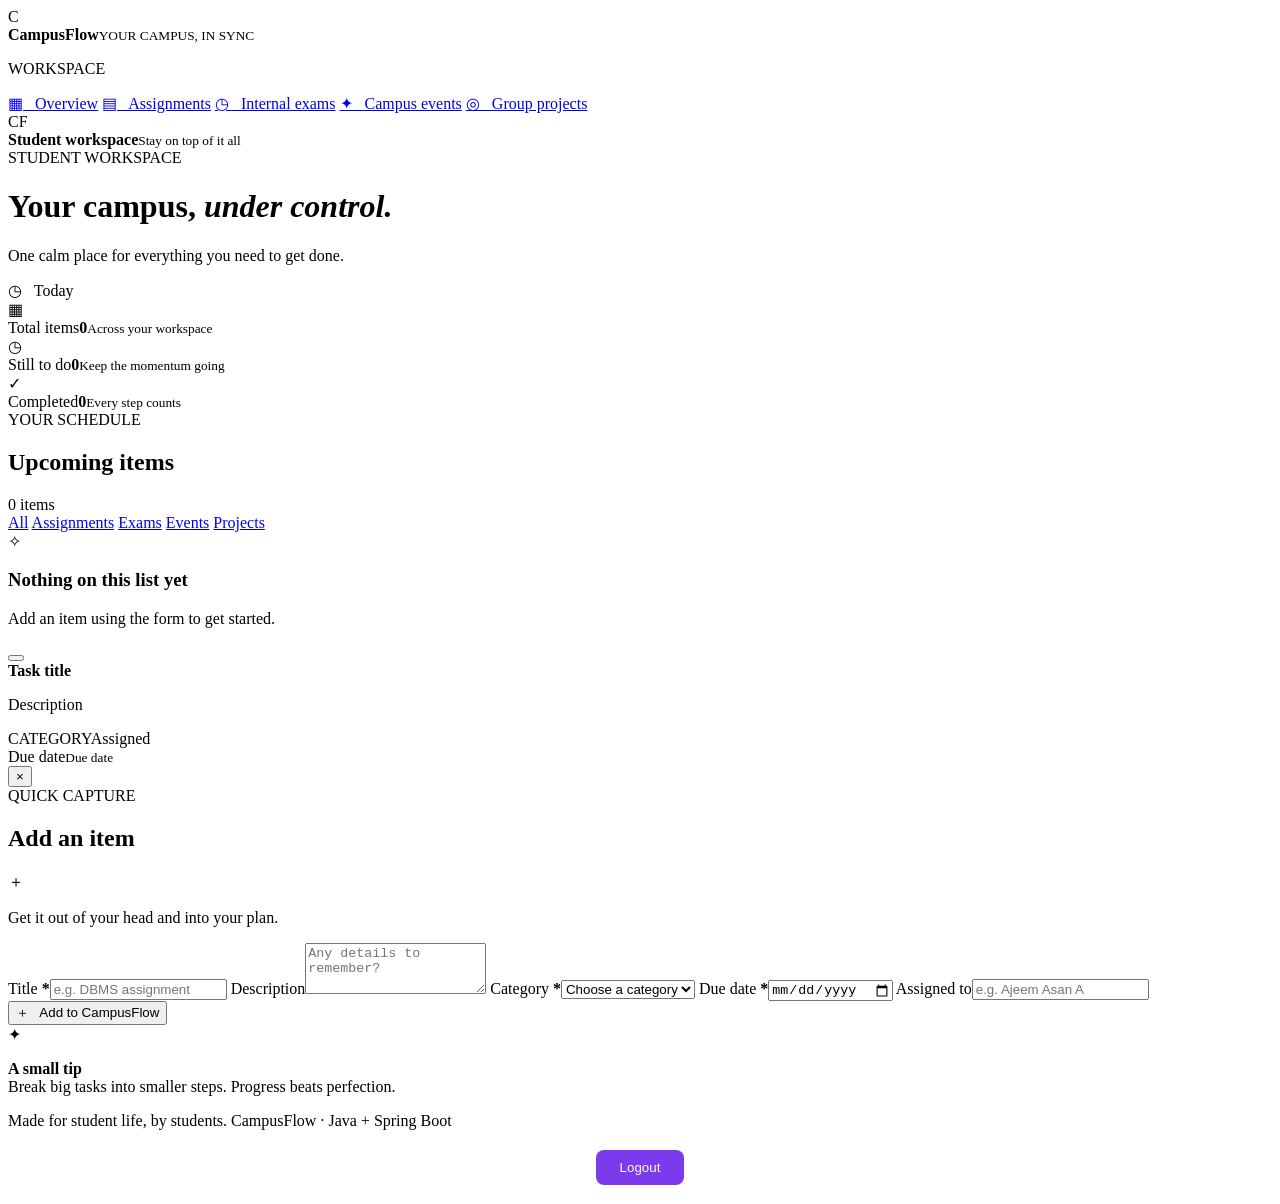
<file: src/main/resources/templates/index.html>
<!DOCTYPE html>
<html lang="en" xmlns:th="http://www.thymeleaf.org">
<head>
  <meta charset="UTF-8">
  <meta name="viewport" content="width=device-width, initial-scale=1">
  <title>CampusFlow | Student Hub</title>
  <link rel="stylesheet" th:href="@{/style.css}">
</head>
<body>
<div class="app-shell">
  <aside class="sidebar">
    <div class="brand"><span class="brand-mark">C</span><div><strong>CampusFlow</strong><small>YOUR CAMPUS, IN SYNC</small></div></div>
    <p class="nav-label">WORKSPACE</p>
    <a class="nav-link active" href="/">▦ &nbsp; Overview</a>
    <a class="nav-link" href="/?category=ASSIGNMENT">▤ &nbsp; Assignments</a>
    <a class="nav-link" href="/?category=EXAM">◷ &nbsp; Internal exams</a>
    <a class="nav-link" href="/?category=EVENT">✦ &nbsp; Campus events</a>
    <a class="nav-link" href="/?category=GROUP%20PROJECT">◎ &nbsp; Group projects</a>
    <div class="sidebar-bottom"><div class="mini-avatar">CF</div><div><strong>Student workspace</strong><small>Stay on top of it all</small></div></div>
  </aside>
  <main class="main">
    <header class="topbar"><div><span class="eyebrow">STUDENT WORKSPACE</span><h1>Your campus, <em>under control.</em></h1><p>One calm place for everything you need to get done.</p></div><div class="today-pill">◷ &nbsp; <span th:text="${#temporals.format(today, 'EEE, dd MMM yyyy')}">Today</span></div></header>
    <div th:if="${message}" class="notice success" th:text="${message}"></div>
    <div th:if="${error}" class="notice" th:text="${error}"></div>
    <section class="stats">
      <article class="stat-card"><div class="stat-icon purple">▦</div><span>Total items</span><strong th:text="${totalCount}">0</strong><small>Across your workspace</small></article>
      <article class="stat-card"><div class="stat-icon orange">◷</div><span>Still to do</span><strong th:text="${pendingCount}">0</strong><small>Keep the momentum going</small></article>
      <article class="stat-card"><div class="stat-icon green">✓</div><span>Completed</span><strong th:text="${completedCount}">0</strong><small>Every step counts</small></article>
    </section>
    <section class="content-grid">
      <div class="panel task-panel">
        <div class="panel-heading"><div><span class="eyebrow">YOUR SCHEDULE</span><h2>Upcoming items</h2></div><span class="count-chip" th:text="${tasks.size()} + ' items'">0 items</span></div>
        <div class="filters">
          <a th:classappend="${selectedCategory == 'ALL'} ? ' selected' : ''" href="/">All</a>
          <a th:classappend="${selectedCategory == 'ASSIGNMENT'} ? ' selected' : ''" href="/?category=ASSIGNMENT">Assignments</a>
          <a th:classappend="${selectedCategory == 'EXAM'} ? ' selected' : ''" href="/?category=EXAM">Exams</a>
          <a th:classappend="${selectedCategory == 'EVENT'} ? ' selected' : ''" href="/?category=EVENT">Events</a>
          <a th:classappend="${selectedCategory == 'GROUP PROJECT'} ? ' selected' : ''" href="/?category=GROUP%20PROJECT">Projects</a>
        </div>
        <div th:if="${#lists.isEmpty(tasks)}" class="empty-state"><div>✧</div><h3>Nothing on this list yet</h3><p>Add an item using the form to get started.</p></div>
        <div class="task-list" th:unless="${#lists.isEmpty(tasks)}">
          <article class="task-row" th:each="task : ${tasks}" th:classappend="${task.completed} ? ' is-complete' : ''">
            <form th:action="@{/tasks/{id}/toggle(id=${task.id})}" method="post"><button class="check-button" type="submit" th:title="${task.completed} ? 'Mark pending' : 'Mark complete'" th:text="${task.completed} ? '✓' : ''"></button></form>
            <div class="task-info"><strong th:text="${task.title}">Task title</strong><p th:text="${task.description != null && !task.description.isBlank()} ? ${task.description} : 'No description added'">Description</p><div class="task-meta"><span class="category-tag" th:classappend="${task.category.toLowerCase().replace(' ', '-')} " th:text="${task.category}">CATEGORY</span><span th:if="${task.assignedTo != null && !task.assignedTo.isBlank()}" th:text="'Assigned: ' + ${task.assignedTo}">Assigned</span></div></div>
            <div class="task-date"><span th:text="${#temporals.format(task.dueDate, 'dd MMM')}">Due date</span><small th:text="${task.dueDate.isBefore(today) && !task.completed} ? 'Overdue' : (${task.dueDate.equals(today)} ? 'Due today' : 'Due date')">Due date</small></div>
            <form th:action="@{/tasks/{id}/delete(id=${task.id})}" method="post"><button class="delete-button" type="submit" title="Delete item" onclick="return confirm('Delete this item?')">×</button></form>
          </article>
        </div>
      </div>
      <aside class="panel add-panel"><div class="panel-heading"><div><span class="eyebrow">QUICK CAPTURE</span><h2>Add an item</h2></div><span class="plus-icon">＋</span></div>
        <p class="form-intro">Get it out of your head and into your plan.</p>
        <form th:action="@{/tasks}" th:object="${taskForm}" method="post" class="task-form">
          <label for="title">Title <b>*</b></label><input id="title" th:field="*{title}" placeholder="e.g. DBMS assignment" required maxlength="150">
          <label for="description">Description</label><textarea id="description" th:field="*{description}" placeholder="Any details to remember?" rows="3" maxlength="1000"></textarea>
          <label for="category">Category <b>*</b></label><select id="category" th:field="*{category}" required><option value="">Choose a category</option><option value="ASSIGNMENT">Assignment</option><option value="EXAM">Internal exam</option><option value="EVENT">Campus event</option><option value="GROUP PROJECT">Group project</option><option value="OTHER">Other</option></select>
          <label for="dueDate">Due date <b>*</b></label><input id="dueDate" type="date" th:field="*{dueDate}" required>
          <label for="assignedTo">Assigned to</label><input id="assignedTo" th:field="*{assignedTo}" placeholder="e.g. Ajeem Asan A">
          <button class="submit-button" type="submit">＋ &nbsp; Add to CampusFlow</button>
        </form>
        <div class="tip"><span>✦</span><p><strong>A small tip</strong><br>Break big tasks into smaller steps. Progress beats perfection.</p></div>
      </aside>
    </section>
    <footer>Made for student life, by students. <span>CampusFlow · Java + Spring Boot</span></footer>
  </main>
</div>

<form th:action="@{/logout}" method="post" style="text-align: center; margin: 20px;">
    <button type="submit" style="background: #7c3aed; color: white; padding: 10px 24px; border: none; border-radius: 8px; cursor: pointer;">
        Logout
    </button>
</form>

</body>
</html>
</file>
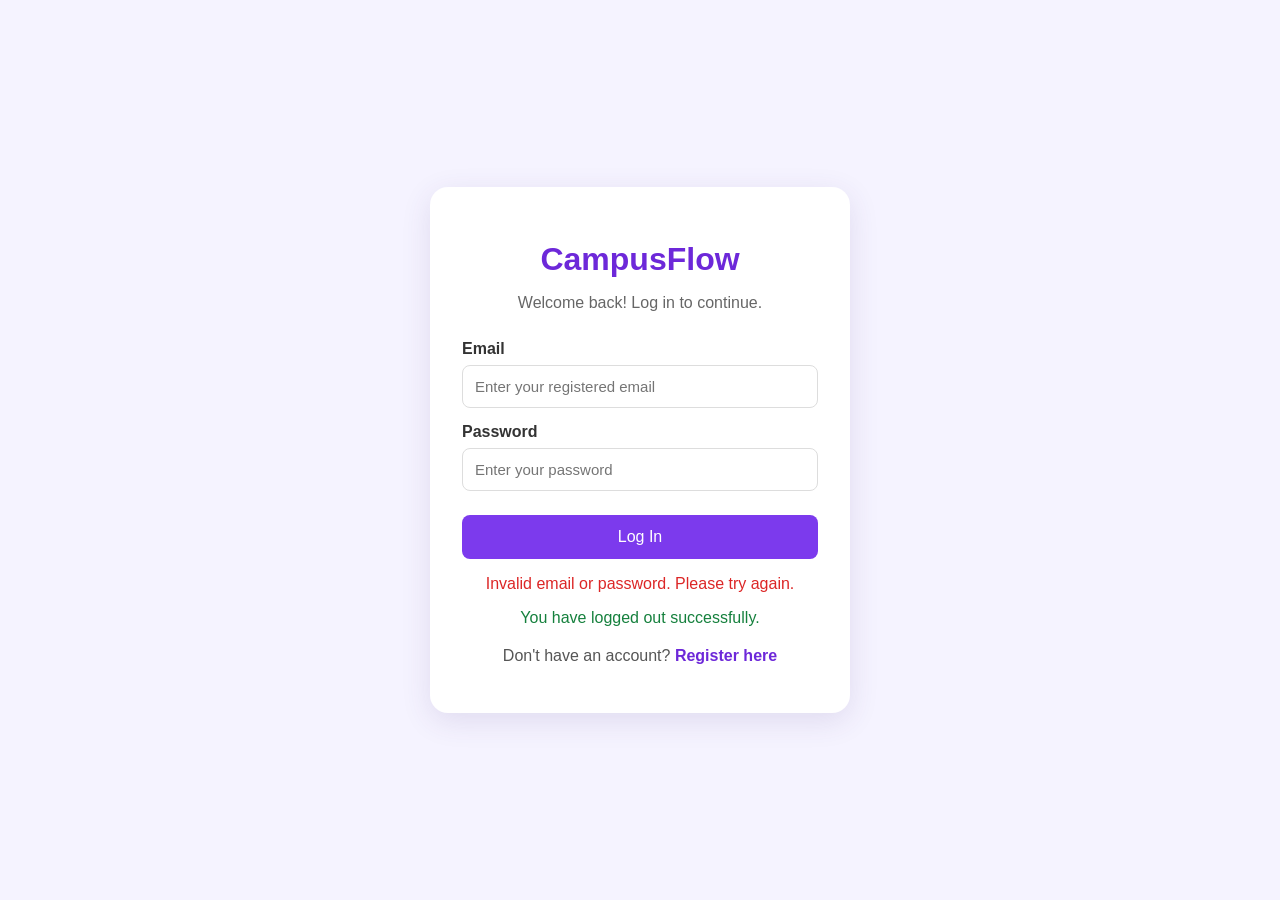
<file: src/main/resources/templates/login.html>
<!DOCTYPE html>
<html lang="en" xmlns:th="http://www.thymeleaf.org">
<head>
    <meta charset="UTF-8">
    <meta name="viewport" content="width=device-width, initial-scale=1.0">
    <title>Login | CampusFlow</title>
    <style>
        * {
            box-sizing: border-box;
        }

        body {
            margin: 0;
            min-height: 100vh;
            display: flex;
            justify-content: center;
            align-items: center;
            background: #f5f3ff;
            font-family: Arial, sans-serif;
        }

        .container {
            width: 90%;
            max-width: 420px;
            padding: 32px;
            background: white;
            border-radius: 18px;
            box-shadow: 0 8px 30px rgba(70, 50, 120, 0.12);
        }

        h1 {
            text-align: center;
            color: #6d28d9;
            margin-bottom: 8px;
        }

        .subtitle {
            text-align: center;
            color: #666;
            margin-bottom: 28px;
        }

        label {
            display: block;
            margin: 15px 0 7px;
            font-weight: bold;
            color: #333;
        }

        input {
            width: 100%;
            padding: 12px;
            border: 1px solid #ddd;
            border-radius: 8px;
            font-size: 15px;
        }

        button {
            width: 100%;
            margin-top: 24px;
            padding: 13px;
            background: #7c3aed;
            color: white;
            border: none;
            border-radius: 8px;
            font-size: 16px;
            cursor: pointer;
        }

        button:hover {
            background: #6d28d9;
        }

        .message {
            text-align: center;
            margin-top: 16px;
            color: #dc2626;
        }

        .success {
            text-align: center;
            margin-top: 16px;
            color: #15803d;
        }

        .footer {
            margin-top: 20px;
            text-align: center;
            color: #555;
        }

        a {
            color: #6d28d9;
            text-decoration: none;
            font-weight: bold;
        }
    </style>
</head>
<body>
    <div class="container">
        <h1>CampusFlow</h1>
        <p class="subtitle">Welcome back! Log in to continue.</p>

        <form th:action="@{/login}" method="post">
            <label for="username">Email</label>
            <input type="email" id="username" name="username"
                   placeholder="Enter your registered email"
                   autocomplete="username" required>

            <label for="password">Password</label>
            <input type="password" id="password" name="password"
                   placeholder="Enter your password"
                   autocomplete="current-password" required>

            <button type="submit">Log In</button>
        </form>

        <p class="message" th:if="${param.error}">
            Invalid email or password. Please try again.
        </p>

        <p class="success" th:if="${param.logout}">
            You have logged out successfully.
        </p>

        <p class="success" th:if="${success}" th:text="${success}"></p>

        <p class="footer">
            Don't have an account?
            <a th:href="@{/register}">Register here</a>
        </p>
    </div>
</body>
</html>
</file>
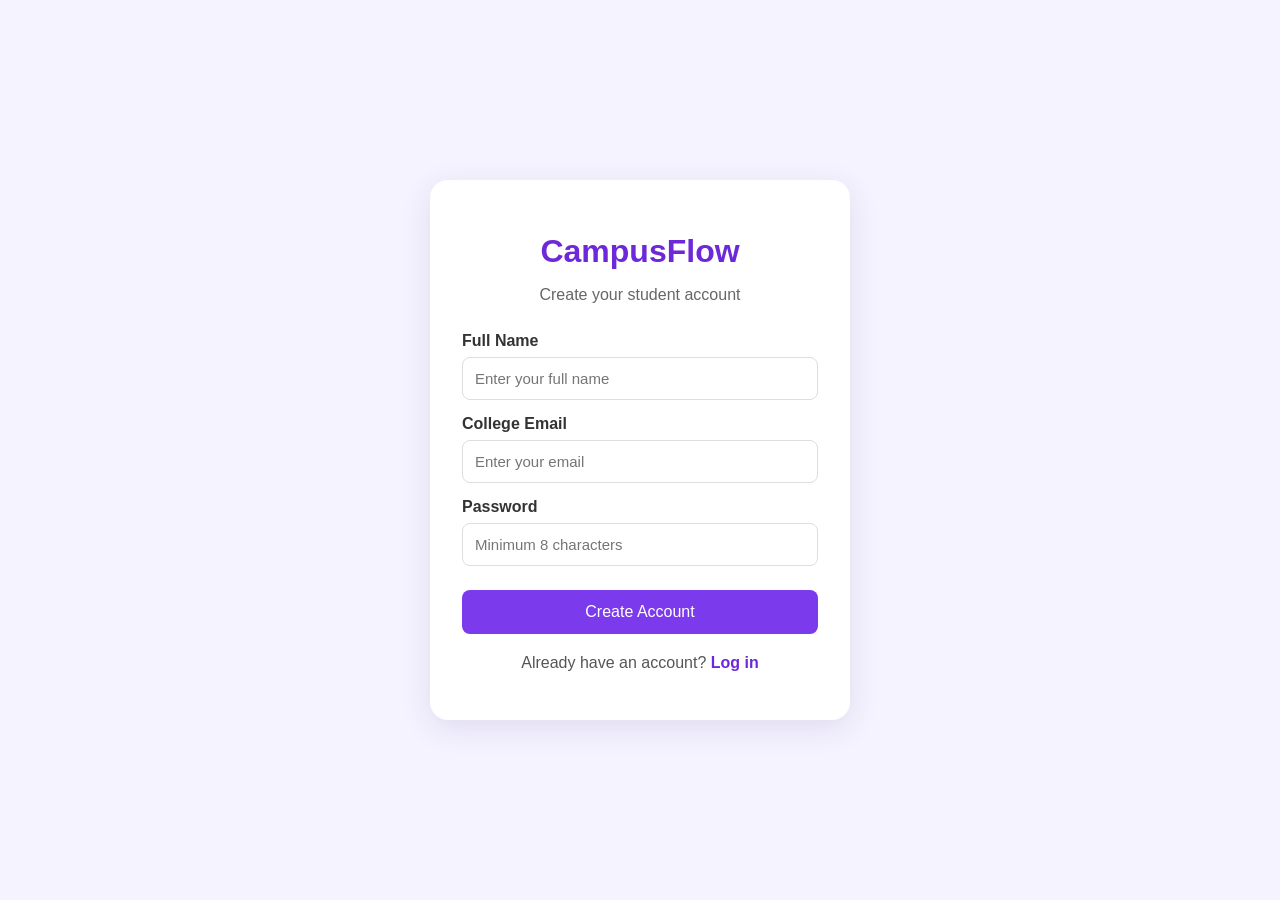
<file: src/main/resources/templates/register.html>
<!DOCTYPE html>
<html lang="en" xmlns:th="http://www.thymeleaf.org">
<head>
    <meta charset="UTF-8">
    <meta name="viewport" content="width=device-width, initial-scale=1.0">
    <title>Register | CampusFlow</title>
    <style>
        * {
            box-sizing: border-box;
        }

        body {
            margin: 0;
            min-height: 100vh;
            display: flex;
            justify-content: center;
            align-items: center;
            background: #f5f3ff;
            font-family: Arial, sans-serif;
        }

        .container {
            width: 90%;
            max-width: 420px;
            padding: 32px;
            background: white;
            border-radius: 18px;
            box-shadow: 0 8px 30px rgba(70, 50, 120, 0.12);
        }

        h1 {
            text-align: center;
            color: #6d28d9;
            margin-bottom: 8px;
        }

        .subtitle {
            text-align: center;
            color: #666;
            margin-bottom: 28px;
        }

        label {
            display: block;
            margin: 15px 0 7px;
            font-weight: bold;
            color: #333;
        }

        input {
            width: 100%;
            padding: 12px;
            border: 1px solid #ddd;
            border-radius: 8px;
            font-size: 15px;
        }

        input:focus {
            outline: 2px solid #c4b5fd;
            border-color: #7c3aed;
        }

        button {
            width: 100%;
            margin-top: 24px;
            padding: 13px;
            background: #7c3aed;
            color: white;
            border: none;
            border-radius: 8px;
            font-size: 16px;
            cursor: pointer;
        }

        button:hover {
            background: #6d28d9;
        }

        .message {
            margin-top: 12px;
            text-align: center;
            color: #dc2626;
        }

        .footer {
            margin-top: 20px;
            text-align: center;
            color: #555;
        }

        a {
            color: #6d28d9;
            text-decoration: none;
            font-weight: bold;
        }
    </style>
</head>
<body>
    <div class="container">
        <h1>CampusFlow</h1>
        <p class="subtitle">Create your student account</p>

        <form th:action="@{/register}" method="post">
            <label for="fullName">Full Name</label>
            <input type="text" id="fullName" name="fullName"
                   placeholder="Enter your full name"
                   th:value="${fullName}" required>

            <label for="email">College Email</label>
            <input type="email" id="email" name="email"
                   placeholder="Enter your email"
                   th:value="${email}" required>

            <label for="password">Password</label>
            <input type="password" id="password" name="password"
                   placeholder="Minimum 8 characters"
                   minlength="8" required>

            <button type="submit">Create Account</button>
        </form>

        <p class="message" th:if="${error}" th:text="${error}"></p>

        <p class="footer">
            Already have an account?
            <a th:href="@{/login}">Log in</a>
        </p>
    </div>
</body>
</html>
</file>
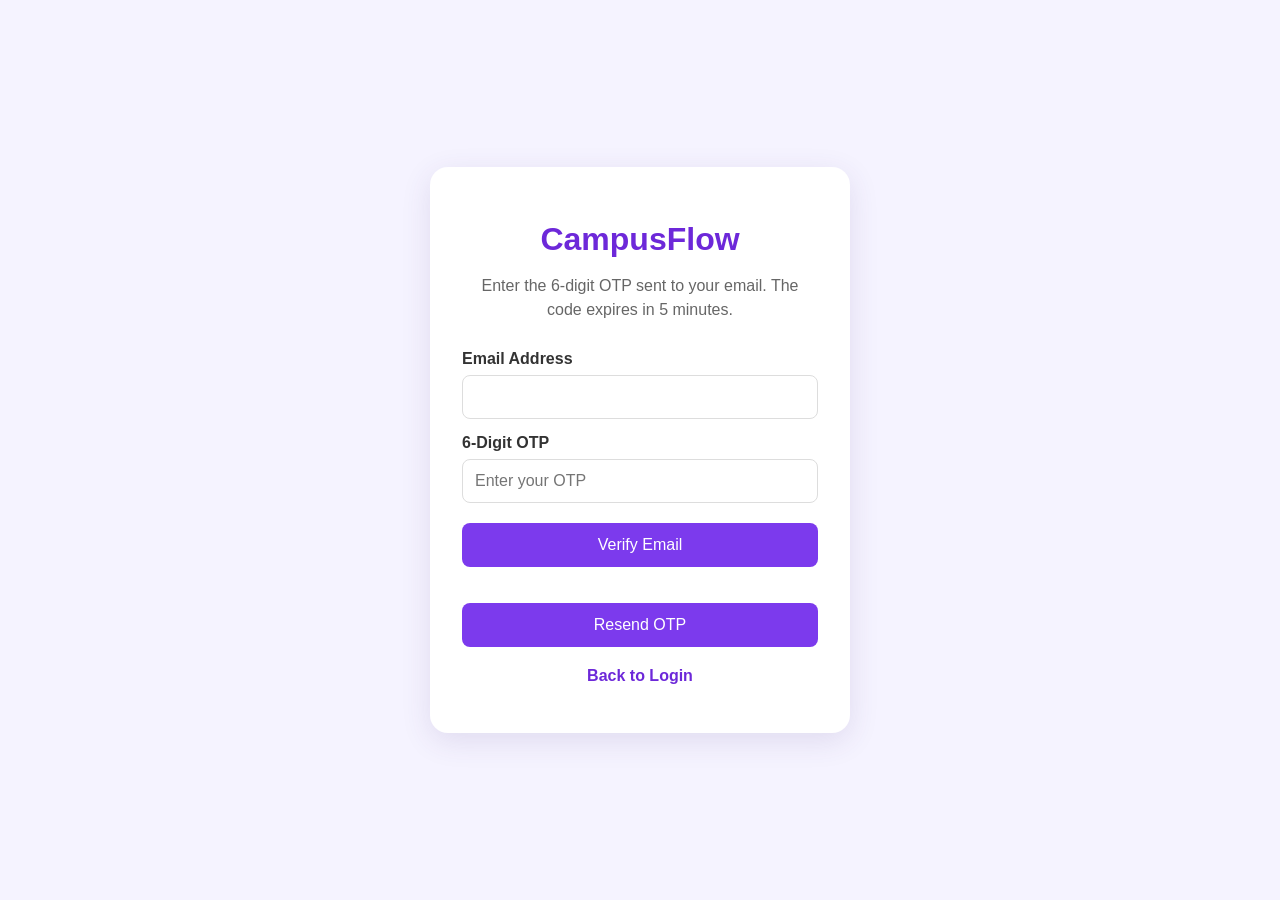
<file: src/main/resources/templates/verify-otp.html>
<!DOCTYPE html>
<html lang="en" xmlns:th="http://www.thymeleaf.org">
<head>
    <meta charset="UTF-8">
    <meta name="viewport" content="width=device-width, initial-scale=1.0">
    <title>Verify Email | CampusFlow</title>
    <style>
        * {
            box-sizing: border-box;
        }

        body {
            margin: 0;
            min-height: 100vh;
            display: flex;
            justify-content: center;
            align-items: center;
            background: #f5f3ff;
            font-family: Arial, sans-serif;
        }

        .container {
            width: 90%;
            max-width: 420px;
            padding: 32px;
            background: white;
            border-radius: 18px;
            box-shadow: 0 8px 30px rgba(70, 50, 120, 0.12);
        }

        h1 {
            text-align: center;
            color: #6d28d9;
            margin-bottom: 8px;
        }

        .subtitle {
            text-align: center;
            color: #666;
            margin-bottom: 28px;
            line-height: 1.5;
        }

        label {
            display: block;
            margin: 15px 0 7px;
            font-weight: bold;
            color: #333;
        }

        input {
            width: 100%;
            padding: 12px;
            border: 1px solid #ddd;
            border-radius: 8px;
            font-size: 16px;
        }

        input:focus {
            outline: 2px solid #c4b5fd;
            border-color: #7c3aed;
        }

        button {
            width: 100%;
            margin-top: 20px;
            padding: 13px;
            background: #7c3aed;
            color: white;
            border: none;
            border-radius: 8px;
            font-size: 16px;
            cursor: pointer;
        }

        button:hover {
            background: #6d28d9;
        }

        .message {
            margin-top: 12px;
            text-align: center;
            color: #dc2626;
        }

        .success {
            color: #15803d;
        }

        .footer {
            margin-top: 20px;
            text-align: center;
            color: #555;
        }

        a {
            color: #6d28d9;
            text-decoration: none;
            font-weight: bold;
        }
    </style>
</head>
<body>
    <div class="container">
        <h1>CampusFlow</h1>
        <p class="subtitle">
            Enter the 6-digit OTP sent to your email.
            The code expires in 5 minutes.
        </p>

        <form th:action="@{/verify-otp}" method="post">
            <label for="email">Email Address</label>
            <input type="email" id="email" name="email"
                   th:value="${email}" required>

            <label for="otp">6-Digit OTP</label>
            <input type="text" id="otp" name="otp"
                   placeholder="Enter your OTP"
                   inputmode="numeric" pattern="[0-9]{6}"
                   maxlength="6" minlength="6" required>

            <button type="submit">Verify Email</button>
        </form>

        <p class="message" th:if="${error}" th:text="${error}"></p>
        <p class="message success" th:if="${success}" th:text="${success}"></p>

        <form th:action="@{/resend-otp}" method="post">
            <input type="hidden" name="email" th:value="${email}">
            <button type="submit">Resend OTP</button>
        </form>

        <p class="footer">
            <a th:href="@{/login}">Back to Login</a>
        </p>
    </div>
</body>
</html>
</file>
